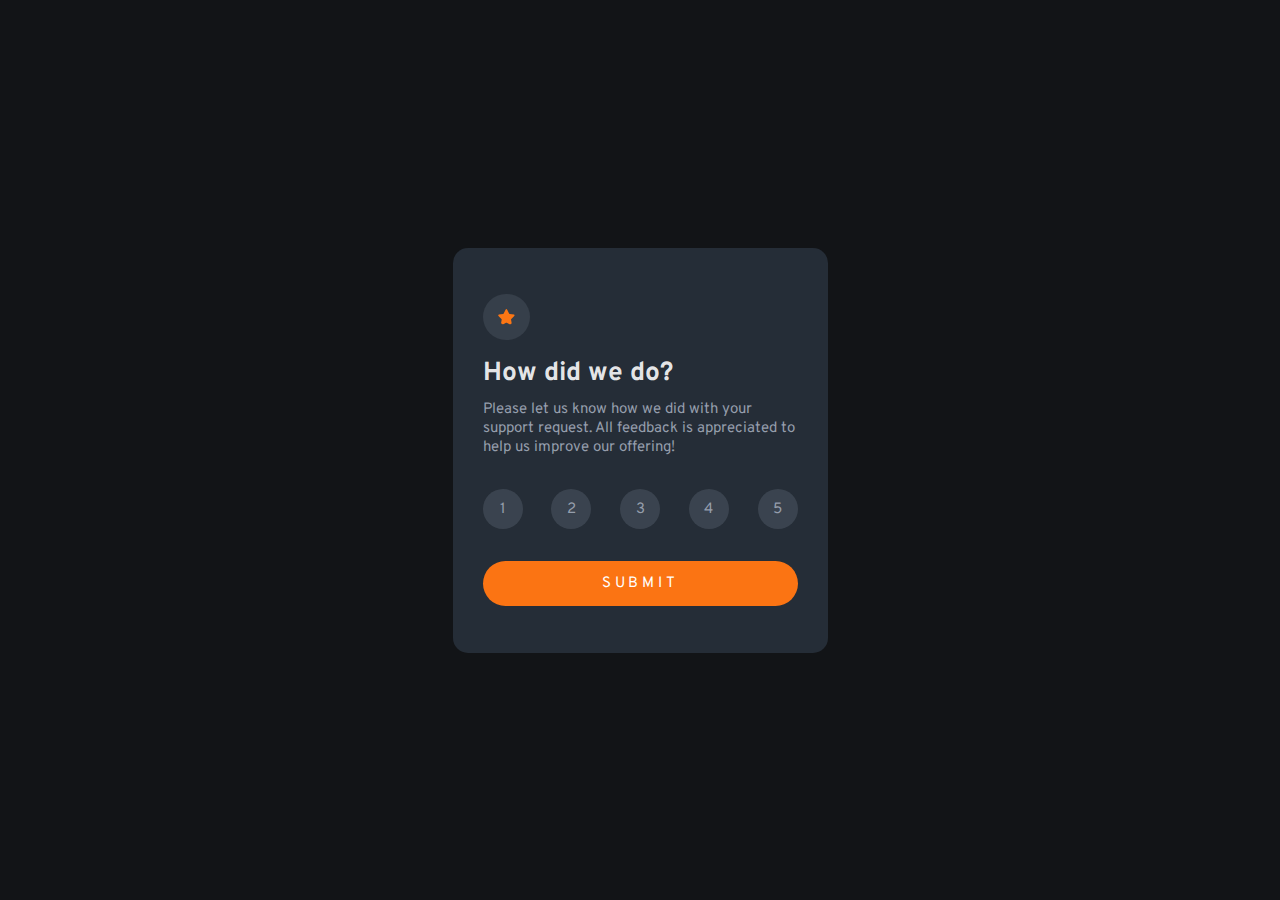
<file: interactive-rating-component-main/index.html>
<!DOCTYPE html>
<html lang="en">
<head>
  <meta charset="UTF-8">
  <meta name="viewport" content="width=device-width, initial-scale=1.0"> <!-- displays site properly based on user's device -->

  <link rel="icon" type="image/png" sizes="32x32" href="./images/favicon-32x32.png">
  
  <title>Frontend Mentor | Interactive rating component</title>
  <link rel="stylesheet" href="style.css">
</head>
<body>

  <!-- Rating state start -->
  <div class="rating">
    <div class="rating-text">
      <div class="rating-star">
        <img src="images/icon-star.svg">
      </div>
      <h1>How did we do?</h1>
      <p>
        Please let us know how we did with your support request. 
        All feedback is appreciated to help us improve our offering!
      </p>
    </div>
    <div class="rating-buttons">
      <span>1</span>
      <span>2</span>
      <span>3</span>
      <span>4</span>
      <span>5</span>
    </div>
    <div class="rating-submit">
      <button>SUBMIT</button>
    </div>
  </div>
  <!-- Rating state end -->

  <!-- Thank you state start -->
  <div class="thank-you">
    <div class="thank-you-image">
      <img src="images/illustration-thank-you.svg" alt="Thank you">
    </div>
    <div class="thank-you-rating">
      <span>You selected # out of 5</span>
    </div>
    <div class="thank-you-text">
      <h1>Thank you!</h1>
      <p>We appreciate you taking the time to give a rating. 
        If you ever need more support, 
        don’t hesitate to get in touch!
      </p>
    </div>
  <!-- Thank you state end -->
  </div>
  <script src="rating-script.js"></script>
</body>
</html>
</file>
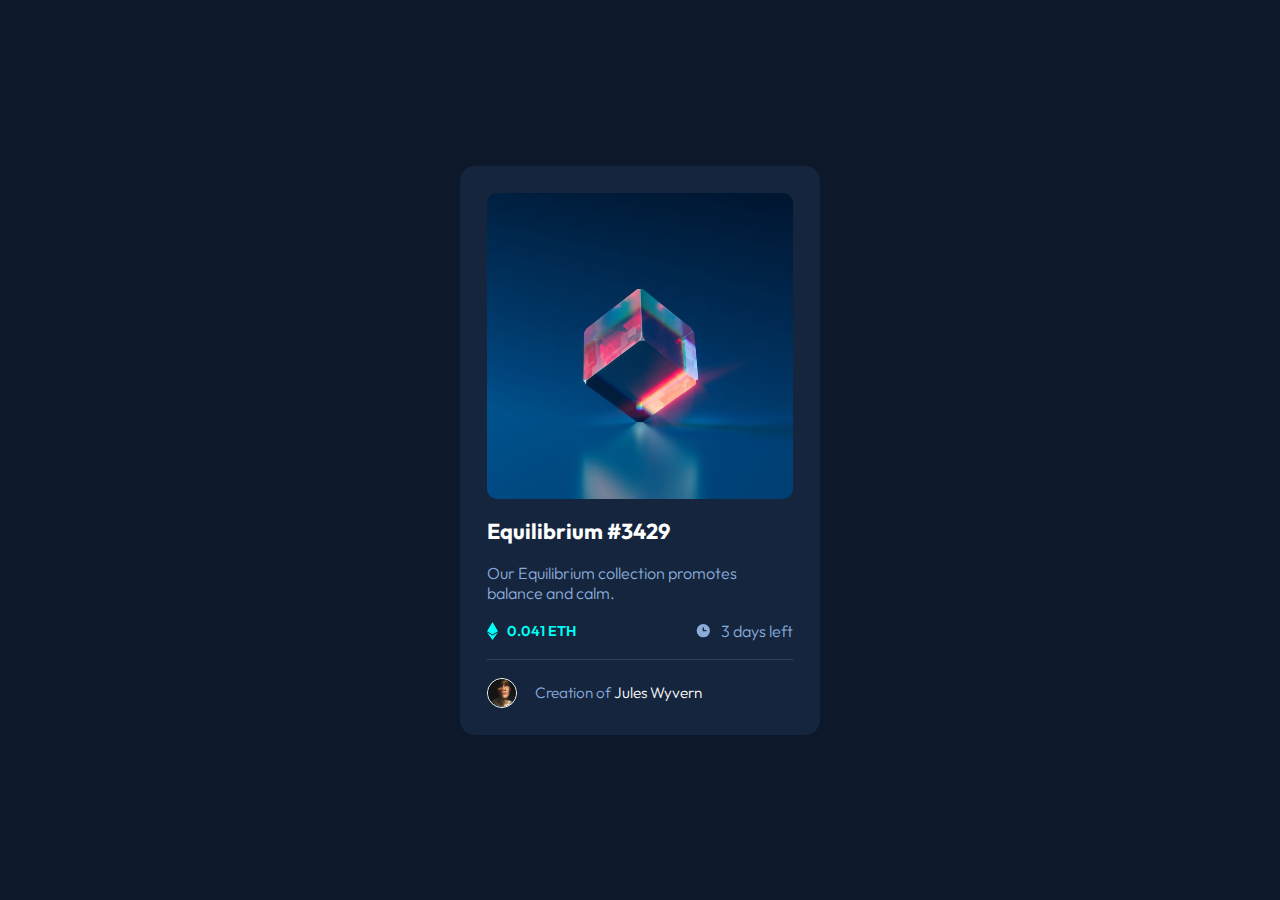
<file: nft-preview-card-component-main/index.html>
<!DOCTYPE html>
<html lang="en">
<head>
  <meta charset="UTF-8">
  <meta name="viewport" content="width=device-width, initial-scale=1.0"> <!-- displays site properly based on user's device -->

  <link rel="icon" type="image/png" sizes="32x32" href="./images/favicon-32x32.png">
  
  <title>Frontend Mentor | NFT preview card component</title>

  <!-- CSS -->
  <link rel="stylesheet" href="style.css">
</head>
<body>
<main>
  <div class="card">
    <div class="card-img">
      <img src="images/image-equilibrium.jpg" alt="nft">
      <div class="card-img-overlay">
        <div class="card-img-overlay-content">
          <img src="images/icon-view.svg" alt="eye">
        </div>
      </div>
    </div>
    <div class="card-text">
      <h1>Equilibrium #3429</h1>
      <p>Our Equilibrium collection promotes balance and calm.</p>
      <div class="card-nft-info">
        <div class="card-nft-info-eth">
          <img src="images/icon-ethereum.svg" alt="eth-token"> 
          <span>0.041 ETH</span>
        </div>
        <div class="card-nft-info-time">
          <img src="images/icon-clock.svg" alt="clock">
          <span>3 days left</span>
        </div>
    </div>
    <div class="card-user">
      <img src="images/image-avatar.png" alt="user avatar">
      <span>Creation of <span>Jules Wyvern</span></span>
  </div>
</main>

  <!-- <div class="attribution">
    Challenge by <a href="https://www.frontendmentor.io?ref=challenge" target="_blank">Frontend Mentor</a>. 
    Coded by <a href="#">Your Name Here</a>. -->
  </div>
</body>
</html>
</file>
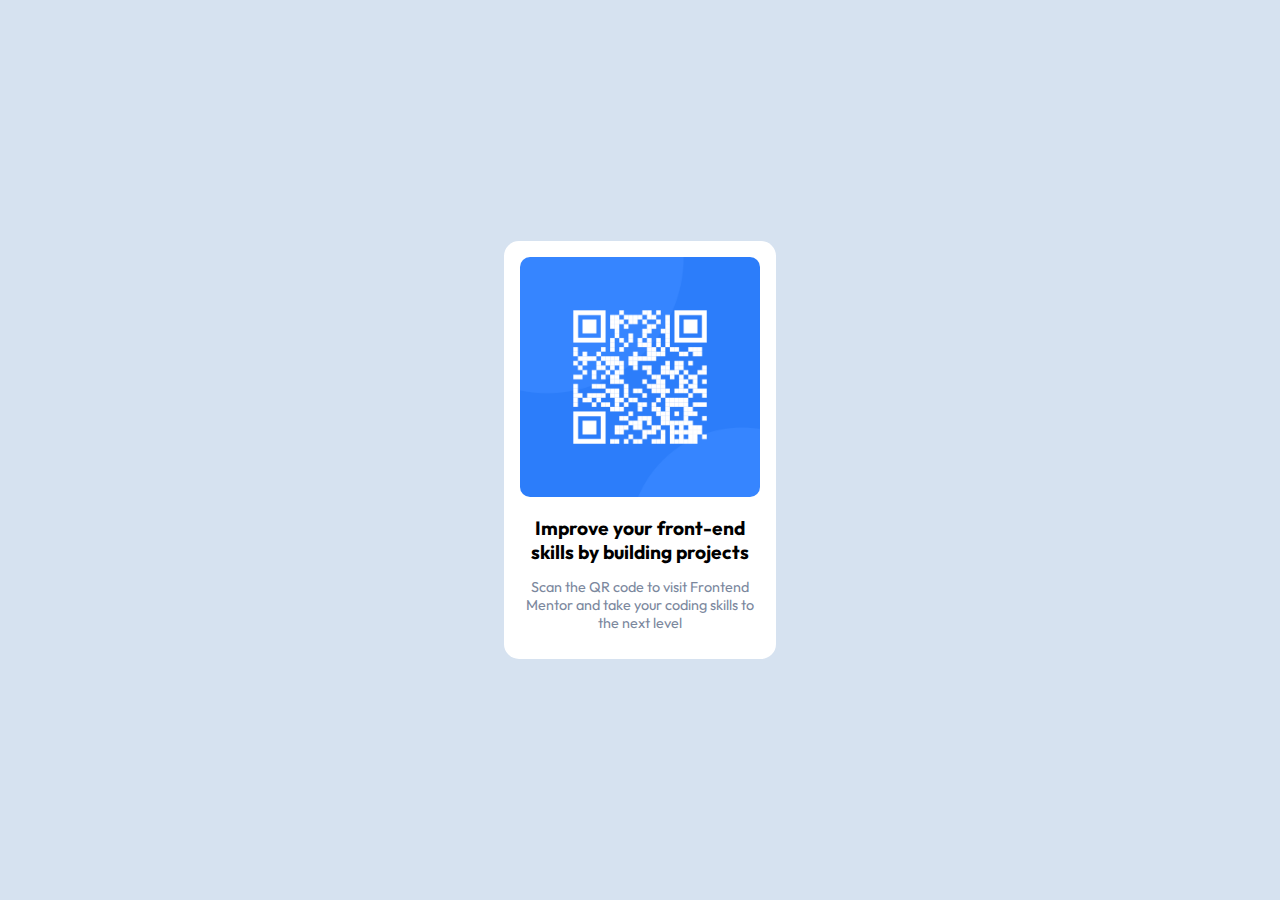
<file: qr-code-component-main/index.html>
<!DOCTYPE html>
<html lang="en">
<head>
  <meta charset="UTF-8">
  <meta name="viewport" content="width=device-width, initial-scale=1.0"> <!-- displays site properly based on user's device -->

  <link rel="icon" type="image/png" sizes="32x32" href="./images/favicon-32x32.png">
  <!-- CSS file link -->
  <link rel="stylesheet" href="style.css">
  <title>Frontend Mentor | QR code component</title>

 
 
</head>
<body>
  <!-- Card Section -->
  <main>
    <div class="card">
      <div class="card-img">
        <img src="images/image-qr-code.png" alt="qr-code">
      </div>
      <div class="card-text">
        <h1>Improve your front-end skills by building projects</h1>
        <p>Scan the QR code to visit Frontend Mentor
          and take your coding skills to the next level</p>
      </div>
    </div>
</main>
  <!--
  <div class="attribution">
    Challenge by <a href="https://www.frontendmentor.io?ref=challenge" target="_blank">Frontend Mentor</a>. 
    Coded by <a href="#">Sean Ybarra</a>.
  </div> -->
</body>
</html>
</file>
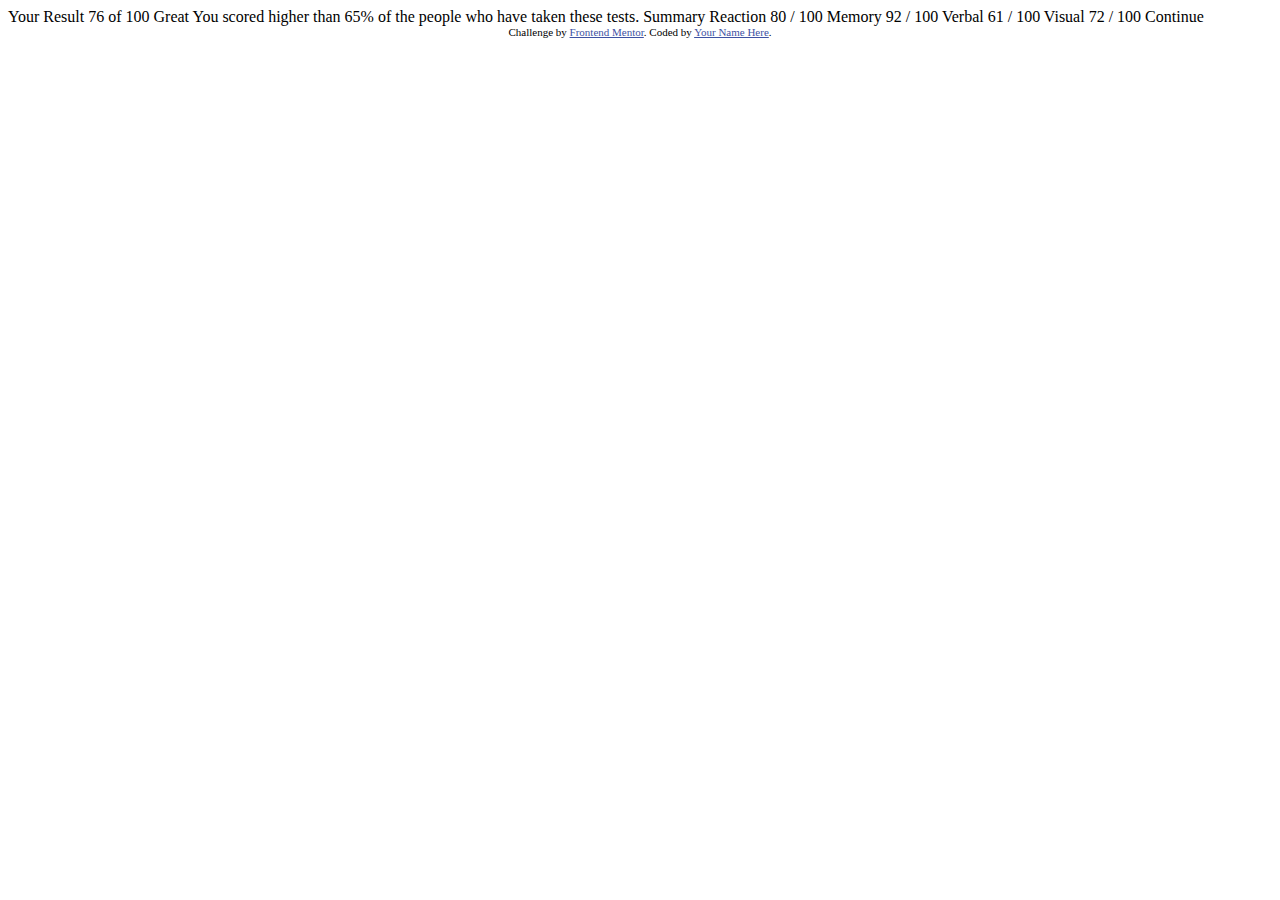
<file: results-summary-component-main/index.html>
<!DOCTYPE html>
<html lang="en">
<head>
  <meta charset="UTF-8">
  <meta name="viewport" content="width=device-width, initial-scale=1.0"> <!-- displays site properly based on user's device -->

  <link rel="icon" type="image/png" sizes="32x32" href="./assets/images/favicon-32x32.png">
  
  <title>Frontend Mentor | Results summary component</title>

  <!-- Feel free to remove these styles or customise in your own stylesheet 👍 -->
  <style>
    .attribution { font-size: 11px; text-align: center; }
    .attribution a { color: hsl(228, 45%, 44%); }
  </style>
</head>
<body>

  Your Result
  76
  of 100

  Great
  You scored higher than 65% of the people who have taken these tests.
  
  Summary

  Reaction
  80 / 100

  Memory
  92 / 100

  Verbal
  61 / 100

  Visual
  72 / 100

  Continue
  
  <div class="attribution">
    Challenge by <a href="https://www.frontendmentor.io?ref=challenge" target="_blank">Frontend Mentor</a>. 
    Coded by <a href="#">Your Name Here</a>.
  </div>
</body>
</html>
</file>
<file: interactive-rating-component-main/style.css>
@import url('https://fonts.googleapis.com/css2?family=Overpass:wght@400;700&display=swap');

:root{
    --white: hsl(0, 0%, 100%);
    --light-grey: hsl(217, 12%, 63%);
    --medium-grey: hsl(216, 12%, 54%);
    --dark-blue: hsl(213, 19%, 18%);
    --darker-blue: hsl(216, 12%, 8%);
    --orange: hsl(25, 97%, 53%);
}

html{
    font-size: 15px;
}

*{
    box-sizing: border-box;
    font-family: 'Overpass', sans-serif;
    padding: 0;
    margin: 0;
}

@media screen and (max-width: 375px){

    body{
        background-color: var(--darker-blue);
        height: 100vh;
        width: 100%;
        display: flex;
        justify-content: center;
        align-items: center;
    }
    /* Inital Rating Card */
    .rating {
        background-color: var(--dark-blue);
        height: 45vh;
        width: 100%;
        margin: 1.5rem;
        padding: 2rem;
        border-radius: 1rem;
        color: var(--light-grey);
        display: flex;
        flex-direction: column;
        justify-content: space-around;
        align-items: center;
    }

    .rating-text {
        display: flex;
        flex-direction: column;
        justify-content: space-between;
    }
    .rating-star img{
        background-color: hsla(216, 12%, 54%, 0.2);
        padding: 01rem;
        border-radius: 5rem;


    }

    .rating-text h1{
        color: hsla(0, 0%, 100%,0.9);
        font-size: 1.75rem;
        margin: .75rem 0;
    }

    .rating-text {

        font-size: .9rem;
        font-weight: 400;
    }

    .rating-buttons {
        width: 100%;
       display: flex;
       justify-content: space-between;
       align-items: center;
       flex-wrap: wrap;
       

        
    }

    

    .rating-buttons span{
        text-align: center;
        display: flex;
        justify-content: center;
        align-items: center;
        height: 40px;
        width: 40px;
        line-height: 1rem;
        background-color: hsla(216, 12%, 54%, 0.25);
        padding: 1rem;
        border-radius: 100px;
        padding: 0;
        cursor: pointer;
       
        
    }

    .rating-buttons span:hover{
        background-color: hsla(25, 97%, 53%,1) !important; 
        color: var(--white) !important;
    }
    
    
    .rating-submit{
        width: 100%;
        height: 3rem;
    }

    .rating-submit button {
        background-color: var(--orange);
        width: 100%;
        height: 100%;
        color: var(--white);
        font-size: 1.0rem;
        letter-spacing: .25rem;
        border-radius: 3rem;
        border-style: none;
        cursor: pointer;
    }

    .rating-submit button:hover {
        background-color: var(--white) ;
        color: var(--orange) ;
        

    }


    /* Thank you Card*/
    .thank-you{
        /*background-image: linear-gradient(var(--medium-grey),var(--dark-blue));*/
        background-color: var(--dark-blue);
        width: 100%;
        height: 45vh;
        margin: 1.5rem;
        display: none;
        flex-direction: column;
        justify-content: space-evenly;
        align-items: center;
        flex-wrap: nowrap;
        text-align: center;
        border-radius: 1rem;
        color: var(--white);
    }

    .thank-you .thank-you-image img {
        width: 100%;
        height: auto;
        
    }
    .thank-you .thank-you-rating{
        color: var(--orange);
        font-weight: 400;
        width: auto;
        padding: .5rem .5rem;
        border-radius: 2rem;
        background-color: hsla(216, 12%, 54%,0.25);
        
        
    }



    .thank-you-text h1{
        font-size: 1.6rem;
        margin-bottom: 1rem;
    }

    .thank-you-text p{
        font-size: 1rem;
        color: var(--light-grey);
    }

}
body{
    background-color: var(--darker-blue);
    height: 100vh;
    width: 100%;
    display: flex;
    justify-content: center;
    align-items: center;
}
/* Rating Card */
.rating {
    background-color: var(--dark-blue);
    height: 45vh;
    width: 375px;
    margin: 1.5rem;
    padding: 2rem;
    border-radius: 1rem;
    color: var(--light-grey);
    display: flex;
    flex-direction: column;
    justify-content: space-around;
    align-items: center;
}

.rating-text {
    display: flex;
    flex-direction: column;
    justify-content: space-between;
}
.rating-star img{
    background-color: hsla(216, 12%, 54%, 0.2);
    padding: 01rem;
    border-radius: 5rem;


}

.rating-text h1{
    color: hsla(0, 0%, 100%,0.9);
    font-size: 1.75rem;
    margin: .75rem 0;
}

.rating-text p{

    font-size: 1rem;
    font-weight: 400;
    line-height: 1.25rem;
}

.rating-buttons {
    width: 100%;
   display: flex;
   justify-content: space-between;
   align-items: center;
   flex-wrap: wrap;
   

    
}



.rating-buttons span{
    text-align: center;
    display: flex;
    justify-content: center;
    align-items: center;
    height: 40px;
    width: 40px;
    line-height: 1rem;
    background-color: hsla(216, 12%, 54%, 0.25);
    padding: 1rem;
    border-radius: 100px;
    padding: 0;
    cursor: pointer;
   
    
}

.rating-buttons span:hover{
    background-color: hsla(25, 97%, 53%,1) !important; 
    color: var(--white) !important;
}


.rating-submit{
    width: 100%;
    height: 3rem;
}

.rating-submit button {
    background-color: var(--orange);
    width: 100%;
    height: 100%;
    color: var(--white);
    font-size: 1.0rem;
    letter-spacing: .25rem;
    border-radius: 3rem;
    border-style: none;
    cursor: pointer;
}

.rating-submit button:hover {
    background-color: var(--white);
    color: var(--orange);
    

}

/* Thank You Card */
.thank-you{
    /*background-image: linear-gradient(var(--medium-grey),var(--dark-blue));*/
    background-color: var(--dark-blue);
    width: 375px;
    height: 45vh;
    margin: 1.5rem;
    display: none;
    flex-direction: column;
    justify-content: space-evenly;
    align-items: center;
    flex-wrap: nowrap;
    text-align: center;
    border-radius: 1rem;
    color: var(--white);
}

.thank-you .thank-you-image img {
    width: 100%;
    height: auto;
    
}
.thank-you .thank-you-rating{
    color: var(--orange);
    font-weight: 400;
    width: auto;
    padding: .5rem .5rem;
    border-radius: 2rem;
    background-color: hsla(216, 12%, 54%,0.25);
    
    
}



.thank-you-text h1{
    font-size: 1.6rem;
    margin-bottom: 1rem;
}

.thank-you-text p{
    font-size: 1rem;
    color: var(--light-grey);
    padding: 0 1.15rem;
}
</file>
<file: nft-preview-card-component-main/style.css>
@import url('https://fonts.googleapis.com/css2?family=Outfit:wght@300;400;600&display=swap');

:root {
    --soft-blue: hsl(215, 51%, 70%);
    --cyan: hsl(178, 100%, 50%);
    --main-bg:hsl(217, 54%, 11%);
    --card-bg: hsl(216, 50%, 16%);
    --line: hsl(215, 32%, 27%);
    --white: hsl(0, 0%, 100%);
    
}

html{
    font-size: 18px;
}

*{
    box-sizing: border-box;
    font-family: 'Outfit', sans-serif;
    padding: 0;
    margin: 0;
    
}

body{
    background-color: var(--main-bg);
}

@media (max-width: 400px){
    main{
        height: 100vh;
        width: 100%;
        display: flex;
        justify-content: center;
        align-items: center;
    }
    
    .card{
        background-color: var(--card-bg);
        display: flex;
        flex-wrap: wrap;
        justify-content: center;
        align-items: center;
        border-radius: 15px;
        padding: 1.5rem;
        margin: 1.5rem;
    }

    /* Main Image for the NFT card */
    .card-img{
        position: relative;
        display: flex;
        flex-grow: 1;
        justify-content: center;
        align-items: center;

    }

    .card-img img{
        width: 100%;
        border-radius: 10px;
    }

    /* Overlay for the Main Image */
    .card-img-overlay{
        position: absolute;
        top: 0%;
        left: 0%;
        right: 0%;
        bottom: 0%;
        background-color: hsla(178.1, 100%, 50%, 0.25);;
        width: 100%;
        border-radius: 10px;
        opacity: 0;
        transition: opacity 0.2s ease-in-out;
        cursor: pointer;
        
    }

    .card-img-overlay-content img{
        position: absolute;
        top: 0;
        bottom: 0;
        left: 0;
        right: 0;
        width: 15%;
        margin: auto;
        
    }

    .card-img:hover .card-img-overlay{
        opacity: 0.5;
    }
    
    /* Text area of the NFT Card */
    .card-text{
        font-size: .75rem;
    }
    
    .card-text h1{
        display: inline-block;
        font-size: 1.2rem;
        margin: 1rem 0;
        padding: 0;
        color: var(--white);
        transition: color 0.25s ease-in;
        cursor: pointer;
        

    }

    .card-text h1:hover{
        font-size: 1.2rem;
        color: var(--cyan);
        
    }

    .card-text p{
        color: var(--soft-blue);
    
    }
    .card-text > p{
        font-weight:300;
        font-size: 0.9rem; 
        margin: 0 0 1rem 0;
    }
    .card-nft-info {
        color: var(--soft-blue);
        display: flex;
        justify-content: space-between;
        border-bottom: solid 1px var(--line);
        padding-bottom: 1rem;

    }

    /* Eth section of NFT Card Info */

    .card-nft-info-eth {
        display: flex;
        align-items: center;
        color: var(--cyan);
        font-weight: 600;
        font-size: .8rem;
    }
    
    .card-nft-info-eth img{
        padding-right: 0.5rem;
    }

    /* Time Left section of nft card info */
    .card-nft-info-time{
        display: flex;
        align-items: center;
        font-weight: 300;
        font-size: .9rem;
    }

    .card-nft-info-time img{
        padding-right: 0.5rem;
    }
    .card-user{
        display: flex;
        align-items: center;
        padding: 1rem 0 0 0;
    }
    .card-user img{
        height: 30px;
        border: solid 1px var(--white);
        border-radius: 40px;
        margin-right: 1rem;
    }
    .card-user span{
        color: var(--soft-blue);
        font-size: 0.85rem;
        font-weight: 300;
    }

    .card-user span span {
        color: var(--white);
        transition: color 0.25s ease-in;
        cursor: pointer;
    }

    .card-user span span:hover {
        color: var(--cyan);
        
    }

}

/* Desktop View: main container holding the card on page */
body{
    height: 100vh;
    display: flex;
    justify-content: center;
    align-items: center;
}
main {
    height: auto;
    width: 20rem;
    margin: auto;
    
}

/* Desktop View: Card Styling */
.card{
    background-color: var(--card-bg);
    height: auto;
    width: 100%;
    display: flex;
    flex-direction: column;
    justify-content: center;
    align-items: center;
    padding: 1.5rem;
    border-radius: 15px;
}

/* Desktop View: Card Main Image */
.card-img {
    position: relative;
    display: flex;
    flex-grow: 1;
    flex-direction: column;
    justify-content: center;
    align-items: center;
    border-radius: 10px;
}
.card-img img{
    width: 100%;
    border-radius: 10px;
}

.card-img-overlay {
    position: absolute;
        top: 0%;
        left: 0%;
        right: 0%;
        bottom: 0%;
        background-color: hsla(178.1, 100%, 50%, 0.25);
        width: 100%;
        border-radius: 10px;
        opacity: 0;
        transition: opacity 0.2s ease-in-out;
        cursor: pointer;
}

.card-img-overlay-content img{
    position: absolute;
    top: 0;
    bottom: 0;
    left: 0;
    right: 0;
    width: 15%;
    margin: auto;
    
}

.card-img:hover .card-img-overlay{
    opacity: 1;
}

 /* Text area of the NFT Card */
 .card-text{
    font-size: .75rem;
}

.card-text h1{
    display: inline-block;
    font-size: 1.2rem;
    margin: 1rem 0;
    padding: 0;
    color: var(--white);
    transition: color 0.25s ease-in;
    cursor: pointer;
    

}

.card-text h1:hover{
    font-size: 1.2rem;
    color: var(--cyan);
    
}

.card-text p{
    color: var(--soft-blue);

}
.card-text > p{
    font-weight:300;
    font-size: 0.9rem; 
    margin: 0 0 1rem 0;
}
.card-nft-info {
    color: var(--soft-blue);
    display: flex;
    justify-content: space-between;
    border-bottom: solid 1px var(--line);
    padding-bottom: 1rem;

}

/* Eth section of NFT Card Info */

.card-nft-info-eth {
    display: flex;
    align-items: center;
    color: var(--cyan);
    font-weight: 600;
    font-size: .8rem;
}

.card-nft-info-eth img{
    padding-right: 0.5rem;
}

/* Time Left section of nft card info */
.card-nft-info-time{
    display: flex;
    align-items: center;
    font-weight: 300;
    font-size: .9rem;
}

.card-nft-info-time img{
    padding-right: 0.5rem;
}
.card-user{
    display: flex;
    align-items: center;
    padding: 1rem 0 0 0;
}
.card-user img{
    height: 30px;
    border: solid 1px var(--white);
    border-radius: 40px;
    margin-right: 1rem;
}
.card-user span{
    color: var(--soft-blue);
    font-size: 0.85rem;
    font-weight: 300;
}

.card-user span span {
    color: var(--white);
    transition: color 0.25s ease-in;
    cursor: pointer;
}

.card-user span span:hover {
    color: var(--cyan);
    
}
</file>
<file: qr-code-component-main/style.css>
/* Importing google font Outfit with weight 400 and 700 */
@import url('https://fonts.googleapis.com/css2?family=Outfit:wght@400;700&display=swap');

:root{
    --white: hsl(0, 0%, 100%);
    --light-gray: hsl(212, 45%, 89%);
    --blue-gray: hsl(220, 15%, 55%);
    --dark-blue: hsl(218, 44%, 22%);
}

*{
    box-sizing: border-box;
    font-family: 'Outfit', sans-serif;
    margin: 0;
    padding: 0;
}

body{
    background-color: var(--light-gray);
}

main{
    height: 100vh;
    display: flex;
    justify-content: center;
    align-items: center;
}
.card{
    background-color: var(--white);
    text-align: center;
    width: 17em;
    border-radius: 15px;
    padding: 1em;
    
    
}

.card-img img {
    width: 100%;
    border-radius: 10px;
    overflow: hidden;
}

.card-text h1{
    font-size: 1.2em;
    margin-top: .75em;
    margin-bottom: .75em;
}

.card-text p{
    color: var(--blue-gray);
    font-size: .9em ;
    margin-bottom: .75em;
}
</file>
